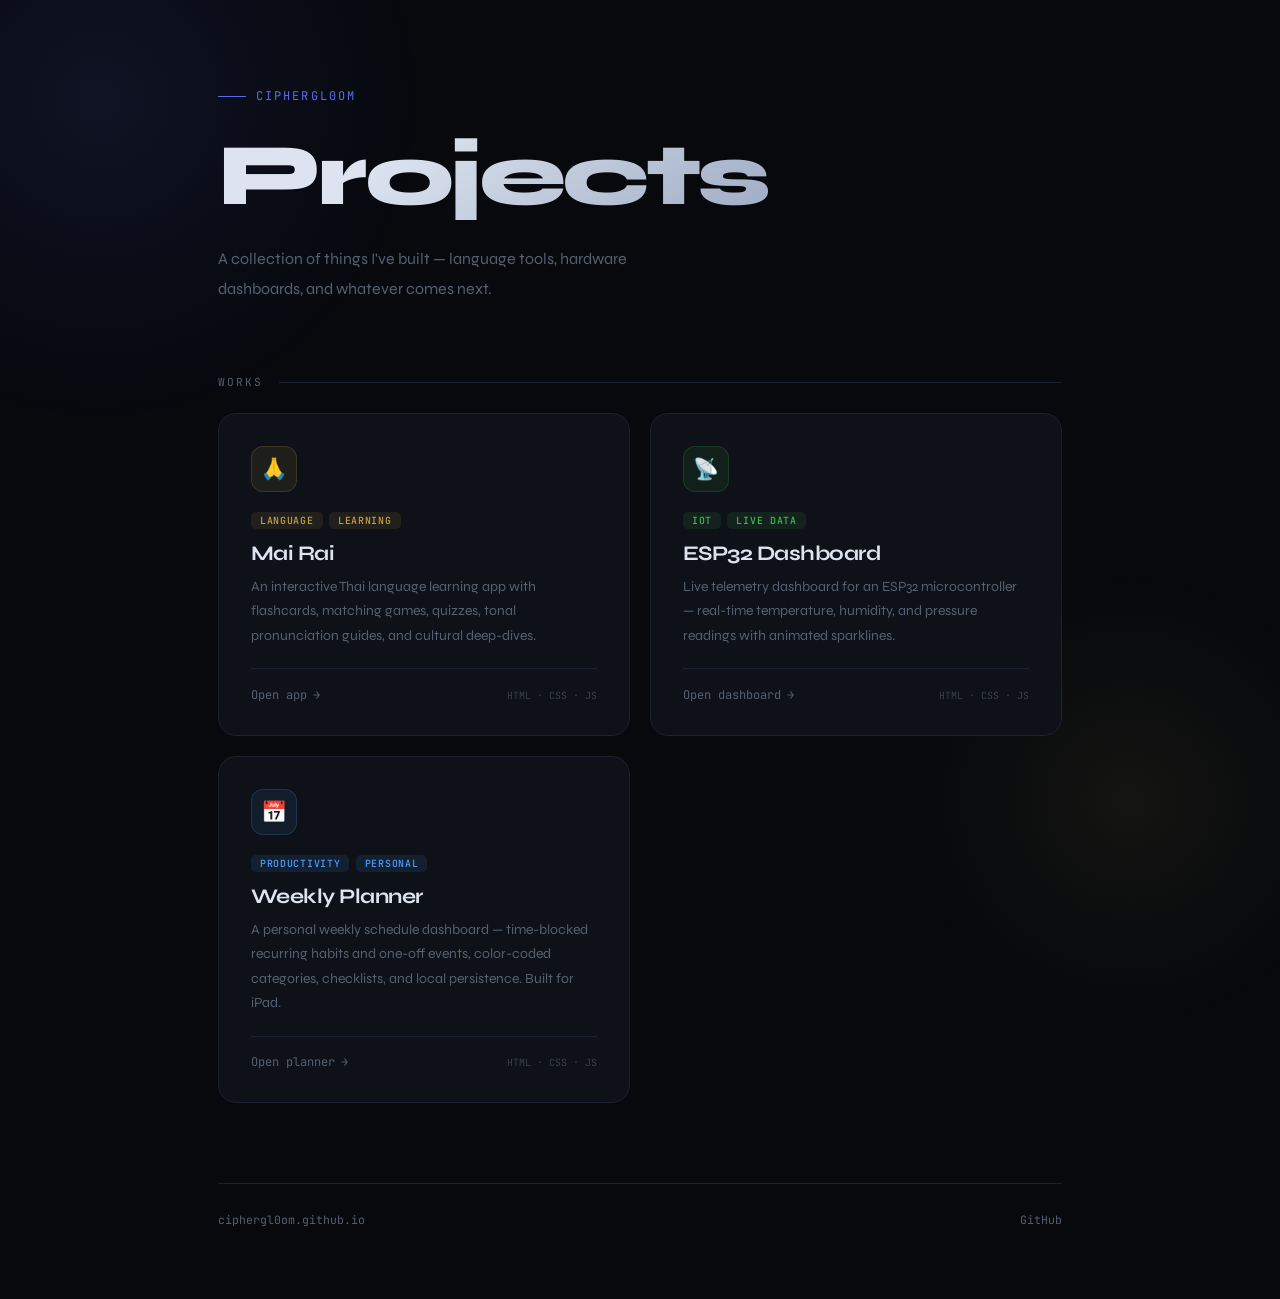
<file: index.html>
<!DOCTYPE html>
<html lang="en">
<head>
<meta charset="UTF-8">
<meta name="viewport" content="width=device-width, initial-scale=1.0">
<title>ciphergl0om — Projects</title>
<link rel="preconnect" href="https://fonts.googleapis.com">
<link href="https://fonts.googleapis.com/css2?family=Syne:wght@400;600;700;800&family=JetBrains+Mono:wght@400;500&display=swap" rel="stylesheet">
<style>
  :root {
    --bg: #07090d;
    --surface: #0e1117;
    --border: #1c2230;
    --text: #dde4f0;
    --muted: #556070;
    --accent: #5b6af0;
  }

  * { box-sizing: border-box; margin: 0; padding: 0; }

  body {
    background: var(--bg);
    color: var(--text);
    font-family: 'Syne', sans-serif;
    min-height: 100vh;
    overflow-x: hidden;
  }

  body::before {
    content: '';
    position: fixed;
    width: 700px; height: 700px;
    border-radius: 50%;
    background: radial-gradient(circle, rgba(91,106,240,0.10) 0%, transparent 65%);
    top: -250px; left: -250px;
    pointer-events: none;
    z-index: 0;
  }

  body::after {
    content: '';
    position: fixed;
    width: 500px; height: 500px;
    border-radius: 50%;
    background: radial-gradient(circle, rgba(201,168,76,0.07) 0%, transparent 65%);
    bottom: -150px; right: -100px;
    pointer-events: none;
    z-index: 0;
  }

  .container {
    max-width: 900px;
    margin: 0 auto;
    padding: 88px 28px 72px;
    position: relative;
    z-index: 1;
  }

  .hero { margin-bottom: 72px; }

  .hero-eyebrow {
    font-family: 'JetBrains Mono', monospace;
    font-size: 0.75rem;
    color: var(--accent);
    letter-spacing: 0.18em;
    text-transform: uppercase;
    margin-bottom: 1.75rem;
    display: flex;
    align-items: center;
    gap: 0.6rem;
  }

  .hero-eyebrow::before {
    content: '';
    display: inline-block;
    width: 28px; height: 1px;
    background: var(--accent);
    flex-shrink: 0;
  }

  .hero-title {
    font-size: clamp(2.8rem, 9vw, 5.5rem);
    font-weight: 800;
    line-height: 1;
    letter-spacing: -0.04em;
    margin-bottom: 1.5rem;
    background: linear-gradient(140deg, #dde4f0 20%, #7888a8 100%);
    -webkit-background-clip: text;
    -webkit-text-fill-color: transparent;
    background-clip: text;
  }

  .hero-desc {
    font-size: 1rem;
    color: var(--muted);
    line-height: 1.85;
    max-width: 480px;
  }

  .section-label {
    font-family: 'JetBrains Mono', monospace;
    font-size: 0.7rem;
    color: var(--muted);
    letter-spacing: 0.18em;
    text-transform: uppercase;
    margin-bottom: 1.5rem;
    display: flex;
    align-items: center;
    gap: 1rem;
  }

  .section-label::after {
    content: '';
    flex: 1;
    height: 1px;
    background: var(--border);
  }

  .projects-grid {
    display: grid;
    grid-template-columns: repeat(auto-fit, minmax(340px, 1fr));
    gap: 1.25rem;
  }

  .project-card {
    background: var(--surface);
    border: 1px solid var(--border);
    border-radius: 18px;
    padding: 2rem;
    text-decoration: none;
    color: inherit;
    display: flex;
    flex-direction: column;
    gap: 1.25rem;
    transition: transform 0.22s ease, box-shadow 0.22s ease, border-color 0.22s ease;
    position: relative;
    overflow: hidden;
  }

  .project-card::before {
    content: '';
    position: absolute;
    top: 0; left: 0; right: 0;
    height: 2px;
    opacity: 0;
    transition: opacity 0.3s;
  }

  .project-card:hover {
    transform: translateY(-5px);
    box-shadow: 0 24px 48px rgba(0,0,0,0.45);
  }

  .project-card:hover::before { opacity: 1; }

  /* Thai accent */
  .card-thai::before  { background: linear-gradient(90deg, #C9A84C, #8B1A1A); }
  .card-thai:hover    { border-color: rgba(201,168,76,0.22); }

  /* ESP32 accent */
  .card-esp::before   { background: linear-gradient(90deg, #3fb950, #58a6ff); }
  .card-esp:hover     { border-color: rgba(63,185,80,0.22); }

  /* Planner accent */
  .card-planner::before { background: linear-gradient(90deg, #4a9eff, #cc5de8); }
  .card-planner:hover   { border-color: rgba(74,158,255,0.22); }

  .card-icon {
    width: 46px; height: 46px;
    border-radius: 12px;
    display: flex;
    align-items: center;
    justify-content: center;
    font-size: 1.3rem;
    flex-shrink: 0;
  }

  .card-thai .card-icon     { background: rgba(201,168,76,0.09); border: 1px solid rgba(201,168,76,0.18); }
  .card-esp  .card-icon     { background: rgba(63,185,80,0.09);  border: 1px solid rgba(63,185,80,0.18); }
  .card-planner .card-icon  { background: rgba(74,158,255,0.09); border: 1px solid rgba(74,158,255,0.18); }

  .card-body { flex: 1; }

  .card-tags {
    display: flex;
    gap: 0.4rem;
    flex-wrap: wrap;
    margin-bottom: 0.75rem;
  }

  .tag {
    font-family: 'JetBrains Mono', monospace;
    font-size: 0.62rem;
    font-weight: 500;
    letter-spacing: 0.07em;
    padding: 2px 9px;
    border-radius: 5px;
    text-transform: uppercase;
  }

  .card-thai .tag     { background: rgba(201,168,76,0.1); color: #c4a045; }
  .card-esp  .tag     { background: rgba(63,185,80,0.1);  color: #3fb950; }
  .card-planner .tag  { background: rgba(74,158,255,0.1); color: #4a9eff; }

  .card-title {
    font-size: 1.3rem;
    font-weight: 700;
    letter-spacing: -0.025em;
    margin-bottom: 0.55rem;
    color: var(--text);
  }

  .card-desc {
    font-size: 0.875rem;
    color: var(--muted);
    line-height: 1.75;
  }

  .card-footer {
    display: flex;
    align-items: center;
    justify-content: space-between;
    padding-top: 1.1rem;
    border-top: 1px solid var(--border);
  }

  .card-cta {
    font-family: 'JetBrains Mono', monospace;
    font-size: 0.75rem;
    color: var(--muted);
    display: flex;
    align-items: center;
    gap: 0.4rem;
    transition: color 0.2s;
  }

  .card-thai:hover    .card-cta { color: #c4a045; }
  .card-esp:hover     .card-cta { color: #3fb950; }
  .card-planner:hover .card-cta { color: #4a9eff; }

  .card-arrow {
    display: inline-block;
    transition: transform 0.2s ease;
  }

  .project-card:hover .card-arrow { transform: translateX(4px); }

  .card-stack {
    font-family: 'JetBrains Mono', monospace;
    font-size: 0.62rem;
    color: var(--muted);
    opacity: 0.6;
  }

  footer {
    margin-top: 80px;
    padding-top: 1.75rem;
    border-top: 1px solid var(--border);
    display: flex;
    align-items: center;
    justify-content: space-between;
    flex-wrap: wrap;
    gap: 1rem;
  }

  .footer-id {
    font-family: 'JetBrains Mono', monospace;
    font-size: 0.72rem;
    color: var(--muted);
  }

  .footer-links {
    display: flex;
    gap: 1.75rem;
  }

  .footer-links a {
    font-family: 'JetBrains Mono', monospace;
    font-size: 0.72rem;
    color: var(--muted);
    text-decoration: none;
    transition: color 0.2s;
  }

  .footer-links a:hover { color: var(--text); }

  @media (max-width: 560px) {
    .projects-grid { grid-template-columns: 1fr; }
    .container { padding: 56px 18px 48px; }
    .hero { margin-bottom: 52px; }
  }
</style>
</head>
<body>

<div class="container">

  <div class="hero">
    <p class="hero-eyebrow">ciphergl0om</p>
    <h1 class="hero-title">Projects</h1>
    <p class="hero-desc">A collection of things I've built — language tools, hardware dashboards, and whatever comes next.</p>
  </div>

  <p class="section-label">Works</p>

  <div class="projects-grid">

    <!-- Thai App -->
    <a href="MaiRai" class="project-card card-thai">
      <div class="card-icon">🙏</div>
      <div class="card-body">
        <div class="card-tags">
          <span class="tag">Language</span>
          <span class="tag">Learning</span>
        </div>
        <h2 class="card-title">Mai Rai</h2>
        <p class="card-desc">An interactive Thai language learning app with flashcards, matching games, quizzes, tonal pronunciation guides, and cultural deep-dives.</p>
      </div>
      <div class="card-footer">
        <span class="card-cta">Open app <span class="card-arrow">→</span></span>
        <span class="card-stack">HTML · CSS · JS</span>
      </div>
    </a>

    <!-- ESP32 -->
    <a href="ESP32.html" class="project-card card-esp">
      <div class="card-icon">📡</div>
      <div class="card-body">
        <div class="card-tags">
          <span class="tag">IoT</span>
          <span class="tag">Live Data</span>
        </div>
        <h2 class="card-title">ESP32 Dashboard</h2>
        <p class="card-desc">Live telemetry dashboard for an ESP32 microcontroller — real-time temperature, humidity, and pressure readings with animated sparklines.</p>
      </div>
      <div class="card-footer">
        <span class="card-cta">Open dashboard <span class="card-arrow">→</span></span>
        <span class="card-stack">HTML · CSS · JS</span>
      </div>
    </a>

    <!-- Weekly Planner -->
    <a href="weekly-planner.html" class="project-card card-planner">
      <div class="card-icon">📅</div>
      <div class="card-body">
        <div class="card-tags">
          <span class="tag">Productivity</span>
          <span class="tag">Personal</span>
        </div>
        <h2 class="card-title">Weekly Planner</h2>
        <p class="card-desc">A personal weekly schedule dashboard — time-blocked recurring habits and one-off events, color-coded categories, checklists, and local persistence. Built for iPad.</p>
      </div>
      <div class="card-footer">
        <span class="card-cta">Open planner <span class="card-arrow">→</span></span>
        <span class="card-stack">HTML · CSS · JS</span>
      </div>
    </a>

  </div>

  <footer>
    <span class="footer-id">ciphergl0om.github.io</span>
    <div class="footer-links">
      <a href="https://github.com/ciphergl0om" target="_blank" rel="noopener">GitHub</a>
    </div>
  </footer>

</div>

</body>
</html>
</file>
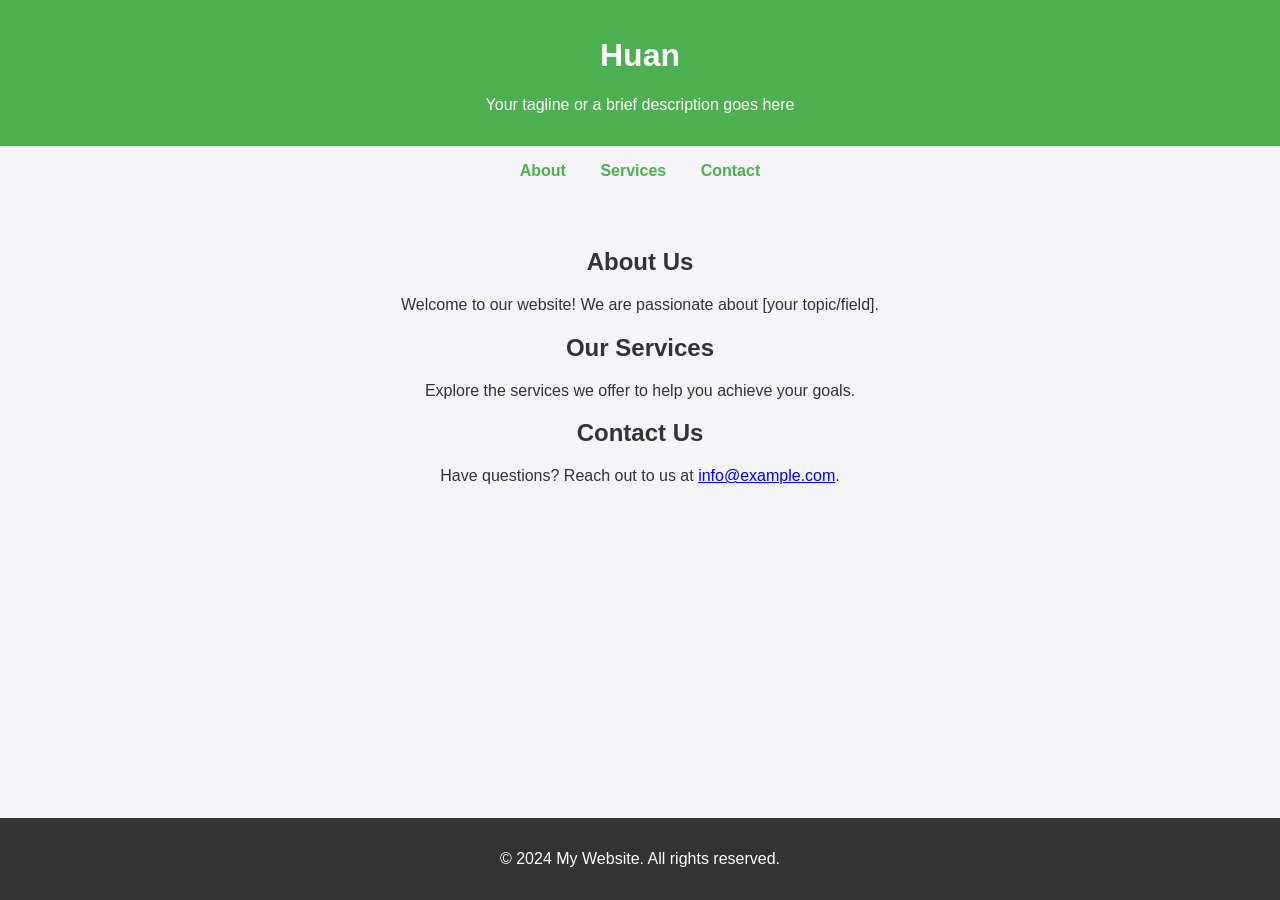
<file: grow1.html>
<!DOCTYPE html>
<html lang="en">
<head>
    <meta charset="UTF-8">
    <meta name="viewport" content="width=device-width, initial-scale=1.0">
    <title>Welcome to My Website</title>
    <style>
        body {
            font-family: Arial, sans-serif;
            margin: 0;
            padding: 0;
            background-color: #f4f4f9;
            color: #333;
        }
        header {
            background-color: #4CAF50;
            color: white;
            padding: 1rem 0;
            text-align: center;
        }
        nav {
            text-align: center;
            margin: 1rem 0;
        }
        nav a {
            margin: 0 15px;
            text-decoration: none;
            color: #4CAF50;
            font-weight: bold;
        }
        nav a:hover {
            text-decoration: underline;
        }
        main {
            padding: 2rem;
            text-align: center;
        }
        footer {
            background-color: #333;
            color: white;
            text-align: center;
            padding: 1rem 0;
            position: fixed;
            width: 100%;
            bottom: 0;
        }
    </style>
</head>
<body>
    <header>
        <h1>Huan</h1>
        <p>Your tagline or a brief description goes here</p>
    </header>
    <nav>
        <a href="#about">About</a>
        <a href="#services">Services</a>
        <a href="#contact">Contact</a>
    </nav>
    <main>
        <h2>About Us</h2>
        <p>Welcome to our website! We are passionate about [your topic/field].</p>
        <h2>Our Services</h2>
        <p>Explore the services we offer to help you achieve your goals.</p>
        <h2>Contact Us</h2>
        <p>Have questions? Reach out to us at <a href="mailto:info@example.com">info@example.com</a>.</p>
    </main>
    <footer>
        <p>&copy; 2024 My Website. All rights reserved.</p>
    </footer>
</body>
</html>
</file>
